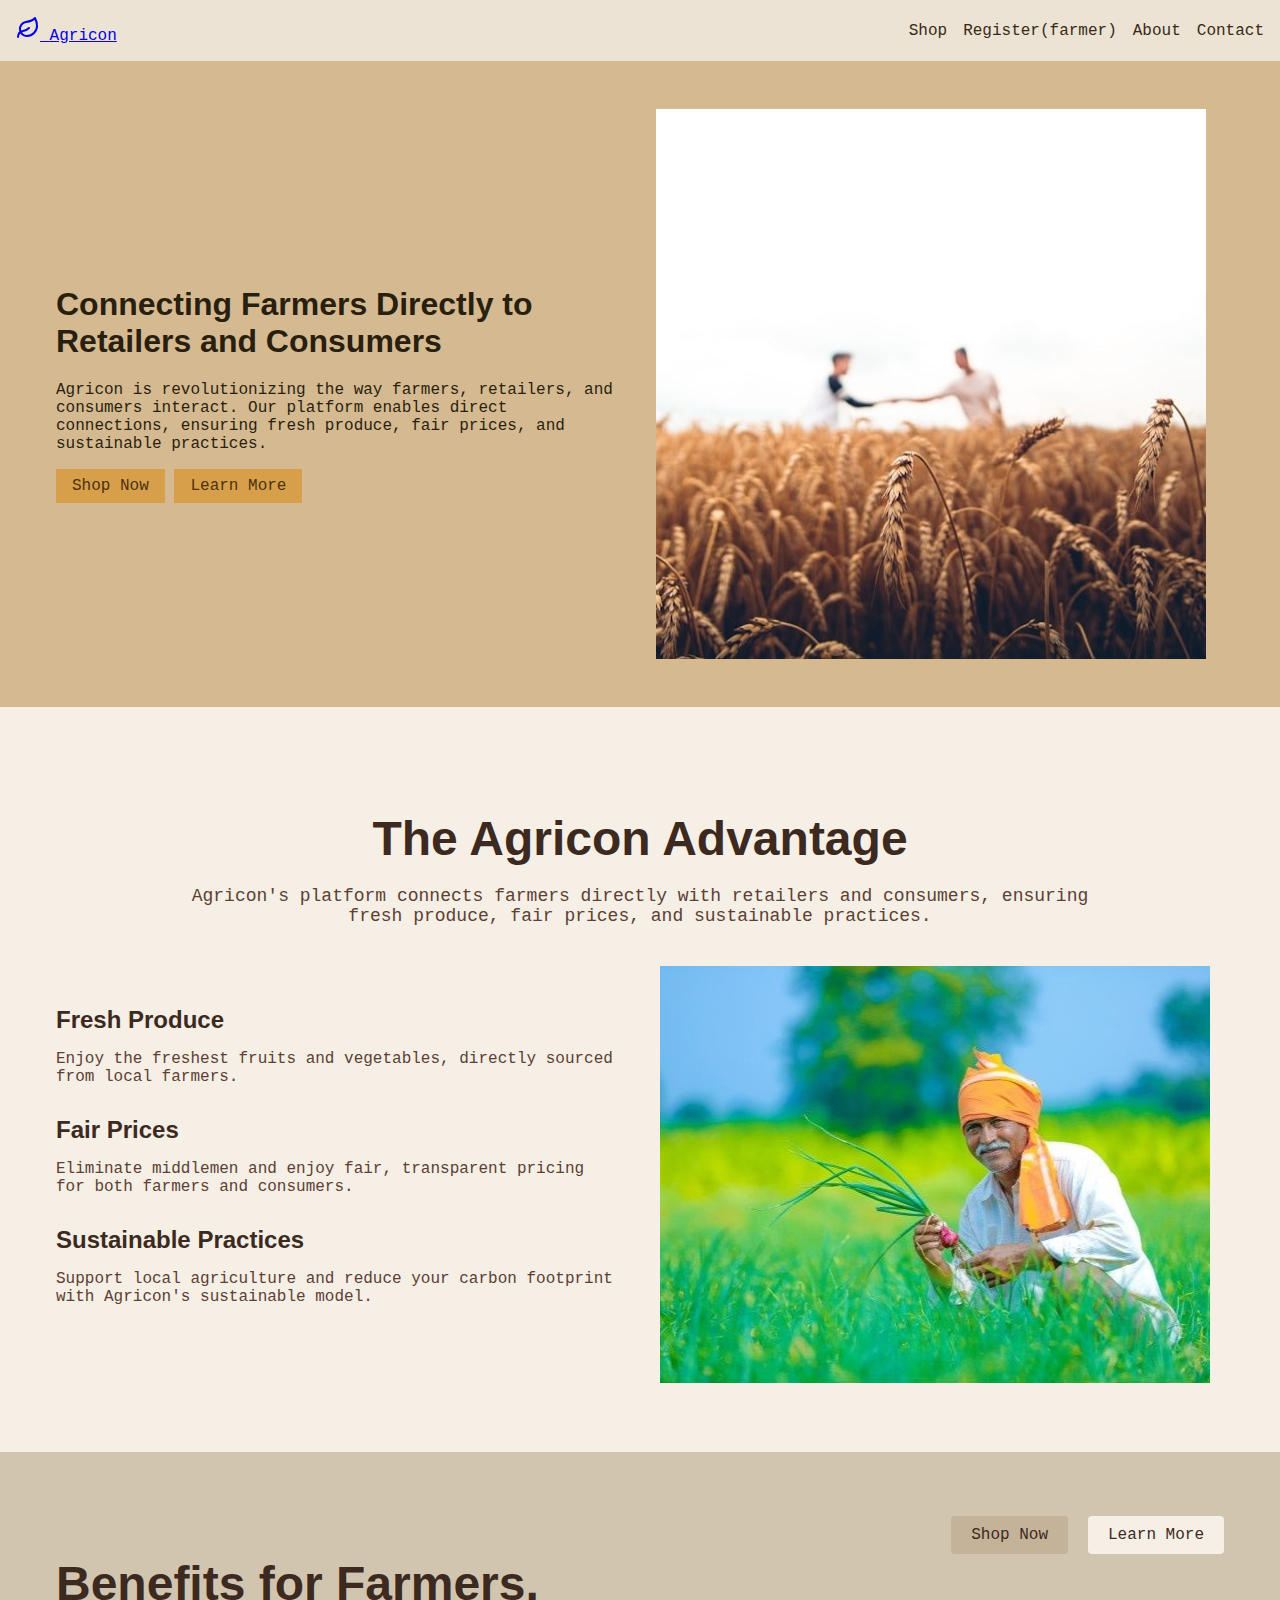
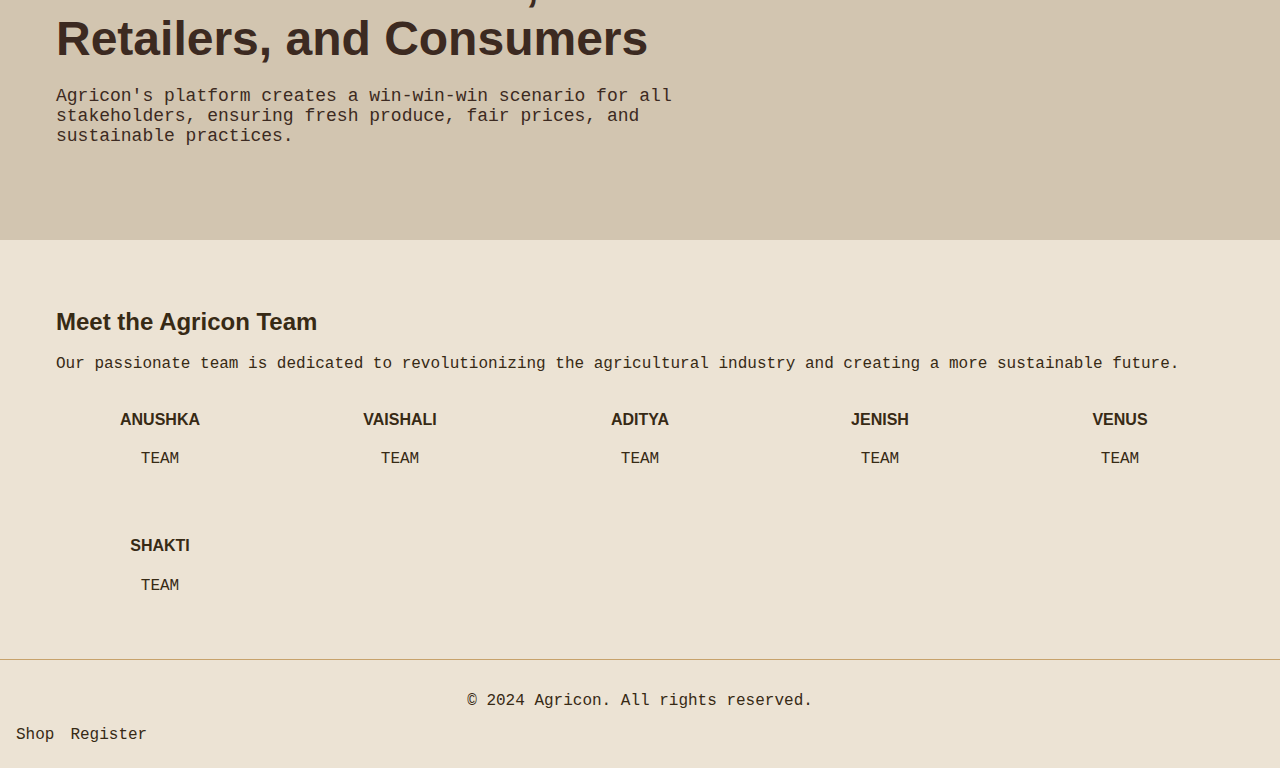
<file: index.html>
<!DOCTYPE html>
<html lang="en">
<head>
    <meta charset="UTF-8">
    <meta name="viewport" content="width=device-width, initial-scale=1.0">
    <title>Agricon</title>
    <style>
        /* Base styles */
        :root {
            --background: hsl(36, 39%, 88%);
            --foreground: hsl(36, 45%, 15%);
            --primary: hsl(36, 45%, 70%);
            --primary-foreground: hsl(36, 45%, 11%);
            --secondary: hsl(40, 35%, 77%);
            --secondary-foreground: hsl(36, 45%, 25%);
            --accent: hsl(36, 64%, 57%);
            --accent-foreground: hsl(36, 72%, 17%);
            --destructive: hsl(0, 84%, 37%);
            --destructive-foreground: hsl(0, 0%, 98%);
            --muted: hsl(36, 33%, 75%);
            --muted-foreground: hsl(36, 45%, 25%);
            --card: hsl(36, 46%, 82%);
            --card-foreground: hsl(36, 45%, 20%);
            --popover: hsl(0, 0%, 100%);
            --popover-foreground: hsl(240, 10%, 3.9%);
            --border: hsl(36, 45%, 60%);
            --input: hsl(36, 45%, 60%);
            --ring: hsl(36, 45%, 30%);
            --radius: 0rem;
        }

        * {
            box-sizing: border-box;
            border-color: var(--border);
        }

        body {
            font-family: 'Space Mono', monospace;
            background-color: var(--background);
            color: var(--foreground);
            margin: 0;
            padding: 0;
            min-height: 100vh;
            display: flex;
            flex-direction: column;
        }

        h1, h2, h3, h4, h5, h6 {
            font-family: 'DM Sans', sans-serif;
        }

        /* Layout styles */
        .container {
            width: 100%;
            max-width: 1200px;
            margin: 0 auto;
            padding: 0 1rem;
        }

        /* Header styles */
        header {
            display: flex;
            align-items: center;
            justify-content: space-between;
            padding: 1rem;
            background-color: var(--background);
        }

        nav {
            display: flex;
            gap: 1rem;
        }

        nav a {
            text-decoration: none;
            color: var(--foreground);
        }

        /* Main content styles */
        main {
            flex: 1;
        }

        section {
            padding: 3rem 0;
        }

        .hero {
            background-color: var(--primary);
            color: var(--primary-foreground);
        }

        .hero-content {
            display: grid;
            grid-template-columns: 1fr 1fr;
            gap: 2rem;
            align-items: center;
        }

        .button {
            display: inline-block;
            padding: 0.5rem 1rem;
            background-color: var(--accent);
            color: var(--accent-foreground);
            text-decoration: none;
            border-radius: var(--radius);
        }

        /* Updated Agricon Advantage styles */
        .agricon-advantage {
            background-color: #f5efe6;
            padding: 4rem 0;
        }

        .agricon-advantage h2 {
            font-size: 48px;
            color: #3c2a21;
            text-align: center;
            margin-bottom: 20px;
        }

        .agricon-advantage .subtitle {
            text-align: center;
            max-width: 900px;
            margin: 0 auto 40px;
            font-size: 18px;
            color: #5c4033;
        }

        .advantage-grid {
            display: grid;
            grid-template-columns: 1fr 1fr;
            gap: 40px;
            align-items: start;
        }

        .advantage-list {
            list-style-type: none;
            padding: 0;
        }

        .advantage-item {
            margin-bottom: 30px;
        }

        .advantage-item h3 {
            font-size: 24px;
            color: #3c2a21;
            margin-bottom: 10px;
        }

        .advantage-item p {
            color: #5c4033;
        }

        .image-placeholder {
            background-color: #e0d8c9;
            width: 100%;
            padding-bottom: 100%; /* Creates a square aspect ratio */
            border-radius: 8px;
        }

        /* Benefits section styles */
        .benefits {
            background-color: #d2c5b0;
            padding: 4rem 0;
        }

        .benefits-content {
            display: flex;
            justify-content: space-between;
            align-items: flex-start;
        }

        .benefits-text {
            max-width: 60%;
        }

        .benefits h2 {
            font-size: 48px;
            color: #3c2a21;
            margin-bottom: 20px;
        }

        .benefits p {
            font-size: 18px;
            color: #3c2a21;
            margin-bottom: 30px;
        }

        .benefits-buttons {
            display: flex;
            gap: 20px;
        }

        .benefits-button {
            padding: 10px 20px;
            font-size: 16px;
            text-decoration: none;
            border-radius: 4px;
        }

        .benefits-button.primary {
            background-color: #c4b299;
            color: #3c2a21;
        }

        .benefits-button.secondary {
            background-color: #f5efe6;
            color: #3c2a21;
        }

        /* Team styles */
        .team-grid {
            display: grid;
            grid-template-columns: repeat(auto-fit, minmax(200px, 1fr));
            gap: 2rem;
        }

        .team-member {
            text-align: center;
        }

        .team-member img {
            border-radius: 50%;
            width: 80px;
            height: 80px;
            object-fit: cover;
        }

        /* Footer styles */
        footer {
            background-color: var(--background);
            padding: 1rem;
            text-align: center;
            border-top: 1px solid var(--border);
        }

        /* Responsive styles */
        @media (max-width: 768px) {
            .hero-content,
            .advantage-grid,
            .benefits-content {
                grid-template-columns: 1fr;
            }

            .agricon-advantage h2,
            .benefits h2 {
                font-size: 36px;
            }

            .agricon-advantage .subtitle,
            .benefits p {
                font-size: 16px;
            }

            .benefits-text {
                max-width: 100%;
            }

            .benefits-buttons {
                flex-direction: column;
            }

            .team-grid {
                grid-template-columns: repeat(auto-fit, minmax(150px, 1fr));
            }
        }
    </style>
</head>
<body>
    <header>
        <a href="#" class="logo">
            <svg xmlns="http://www.w3.org/2000/svg" width="24" height="24" viewBox="0 0 24 24" fill="none" stroke="currentColor" stroke-width="2" stroke-linecap="round" stroke-linejoin="round">
                <path d="M11 20A7 7 0 0 1 9.8 6.1C15.5 5 17 4.48 19 2c1 2 2 4.18 2 8 0 5.5-4.78 10-10 10Z" />
                <path d="M2 21c0-3 1.85-5.36 5.08-6C9.5 14.52 12 13 13 12" />
            </svg>
            <span>Agricon</span>
        </a>
        <nav>
            <a href="https://shaktisingh4140.wixsite.com/agricon">Shop</a>
            <a href="registration.html">Register(farmer)</a>
            <a href="learnmore.html">About</a>
            <a href="#">Contact</a>
        </nav>
    </header>

    <main>
        <section class="hero">
            <div class="container">
                <div class="hero-content">
                    <div>
                        <h1>Connecting Farmers Directly to Retailers and Consumers</h1>
                        <p>Agricon is revolutionizing the way farmers, retailers, and consumers interact. Our platform enables direct connections, ensuring fresh produce, fair prices, and sustainable practices.</p>
                        <a href="https://shaktisingh4140.wixsite.com/agricon" class="button">Shop Now</a>
                        <a href="learnmore.html" class="button">Learn More</a>
                    </div>
                    <img src="photo-1500937386664-56d1dfef3854.jpg" alt="Hero" width="550" height="550">
                </div>
            </div>
        </section>

        <section class="agricon-advantage">
            <div class="container">
                <h2>The Agricon Advantage</h2>
                <p class="subtitle">
                    Agricon's platform connects farmers directly with retailers and consumers, ensuring fresh
                    produce, fair prices, and sustainable practices.
                </p>
                <div class="advantage-grid">
                    <ul class="advantage-list">
                        <li class="advantage-item">
                            <h3>Fresh Produce</h3>
                            <p>
                                Enjoy the freshest fruits and vegetables, directly sourced from local farmers.
                            </p>
                        </li>
                        <li class="advantage-item">
                            <h3>Fair Prices</h3>
                            <p>
                                Eliminate middlemen and enjoy fair, transparent pricing for both farmers and consumers.
                            </p>
                        </li>
                        <li class="advantage-item">
                            <h3>Sustainable Practices</h3>
                            <p>
                                Support local agriculture and reduce your carbon footprint with Agricon's sustainable model.
                            </p>
                        </li>
                    </ul>
                    <div <!-- Replace the following div with an img tag -->
            <img src="Premium Photo _ Indian farmer at field.jpg" alt="Agricon Advantage Illustration" class="advantage-image">
                </div>
            </div>
        </section>

        <section class="benefits">
            <div class="container">
                <div class="benefits-content">
                    <div class="benefits-text">
                        <h2>Benefits for Farmers, Retailers, and Consumers</h2>
                        <p>
                            Agricon's platform creates a win-win-win scenario for all stakeholders, ensuring fresh produce, fair prices, and sustainable practices.
                        </p>
                    </div>
                    <div class="benefits-buttons">
                        <a href="https://shaktisingh4140.wixsite.com/agricon" class="benefits-button primary">Shop Now</a>
                        <a href="learnmore.html" class="benefits-button secondary">Learn More</a>
                    </div>
                </div>
            </div>
        </section>

        <section class="team">
            <div class="container">
                <h2>Meet the Agricon Team</h2>
                <p>Our passionate team is dedicated to revolutionizing the agricultural industry and creating a more sustainable future.</p>
                <div class="team-grid">
                    <div class="team-member">
                        
                        <h4>ANUSHKA</h4>
                        <p>TEAM</p>
                    </div>
                    <div class="team-member">
                        
                        <h4>VAISHALI</h4>
                        <p>TEAM</p>
                    </div>
                    <div class="team-member">
                        
                        <h4>ADITYA</h4>
                        <p>TEAM</p>
                    </div>
                    <div class="team-member">
                        
                        <h4>JENISH</h4>
                        <p>TEAM</p>
                    </div>
                    <div class="team-member">
                        
                        <h4>VENUS</h4>
                        <p>TEAM</p>
                    </div>
                    <div class="team-member">
                        
                        <h4>SHAKTI</h4>
                        <p>TEAM</p>
                    </div>
                </div>
            </div>
        </section>
    </main>

    <footer>
        <p>&copy; 2024 Agricon. All rights reserved.</p>
        <nav>
            <a href="#">Shop</a>
            <a href="#">Register</a>
        </nav>
    </footer>
</body>
</html>
</file>
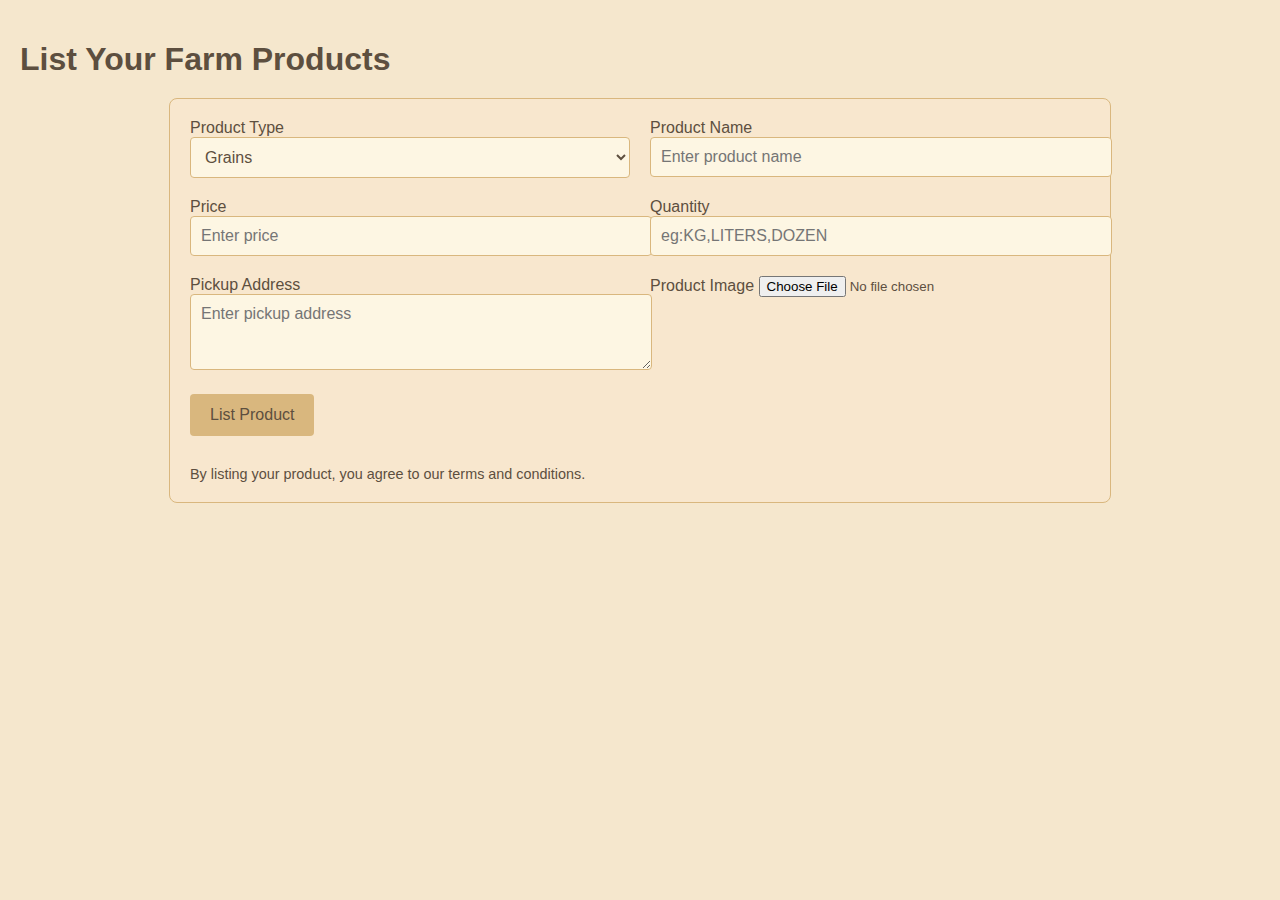
<file: dashboard.html>
<!DOCTYPE html>
<html lang="en">
<head>
    <meta charset="UTF-8">
    <meta name="viewport" content="width=device-width, initial-scale=1.0">
    <title>List Your Farm Products</title>
    <style>
        body {
            font-family: 'DM Sans', sans-serif;
            background-color: #f5e7cd;
            color: #5d4f3f;
            margin: 0;
            padding: 20px;
        }

        h1 {
            font-size: 2em;
            margin-bottom: 20px;
        }

        form {
            display: grid;
            grid-template-columns: 1fr 1fr;
            gap: 20px;
            max-width: 900px;
            margin: 0 auto;
            padding: 20px;
            background-color: #f8e7ce;
            border-radius: 8px;
            border: 1px solid #d9b77e;
        }

        label {
            font-size: 1em;
            margin-bottom: 5px;
        }

        input[type="text"],
        input[type="number"],
        textarea,
        select {
            width: 100%;
            padding: 10px;
            border: 1px solid #d9b77e;
            border-radius: 4px;
            font-family: inherit;
            font-size: 1em;
            background-color: #fdf6e3;
            color: #5d4f3f;
        }

        textarea {
            resize: vertical;
        }

        input[type="file"] {
            font-family: inherit;
        }

        .full-width {
            grid-column: 1 / 3;
        }

        button {
            padding: 12px 20px;
            font-size: 1em;
            background-color: #d9b77e;
            color: #5d4f3f;
            border: none;
            border-radius: 4px;
            cursor: pointer;
        }

        button:hover {
            background-color: #c2a168;
        }

        .terms {
            font-size: 0.9em;
            margin-top: 10px;
        }
    </style>
</head>
<body>
    <h1>List Your Farm Products</h1>
    <form action="#" method="POST">
        <div>
            <label for="product-type">Product Type</label>
            <select id="product-type" name="product-type" required>
                <option value="Grains">Grains</option>
                <option value="Vegetables">Vegetables</option>
                <option value="Eggs">Eggs</option>
                <option value="Honey">Honey</option>
                <option value="Oil">Oil</option>
            </select>
        </div>

        <div>
            <label for="product-name">Product Name</label>
            <input type="text" id="product-name" name="product-name" placeholder="Enter product name" required>
        </div>

        <div>
            <label for="price">Price</label>
            <input type="text" id="price" name="price" placeholder="Enter price" required>
        </div>

        <div>
            <label for="quantity">Quantity</label>
            <input type="text" id="quantity" name="quantity" placeholder="eg:KG,LITERS,DOZEN" required>
        </div>

        <div>
            <label for="pickup-address">Pickup Address</label>
            <textarea id="pickup-address" name="pickup-address" rows="3" placeholder="Enter pickup address" required></textarea>
        </div>

        <div>
            <label for="product-image">Product Image</label>
            <input type="file" id="product-image" name="product-image" accept="image/*" required>
        </div>

        <div class="full-width">
            <button type="submit">List Product</button>
        </div>

        <div class="terms full-width">
            By listing your product, you agree to our terms and conditions.
        </div>
    </form>
</body>
</html>
</file>
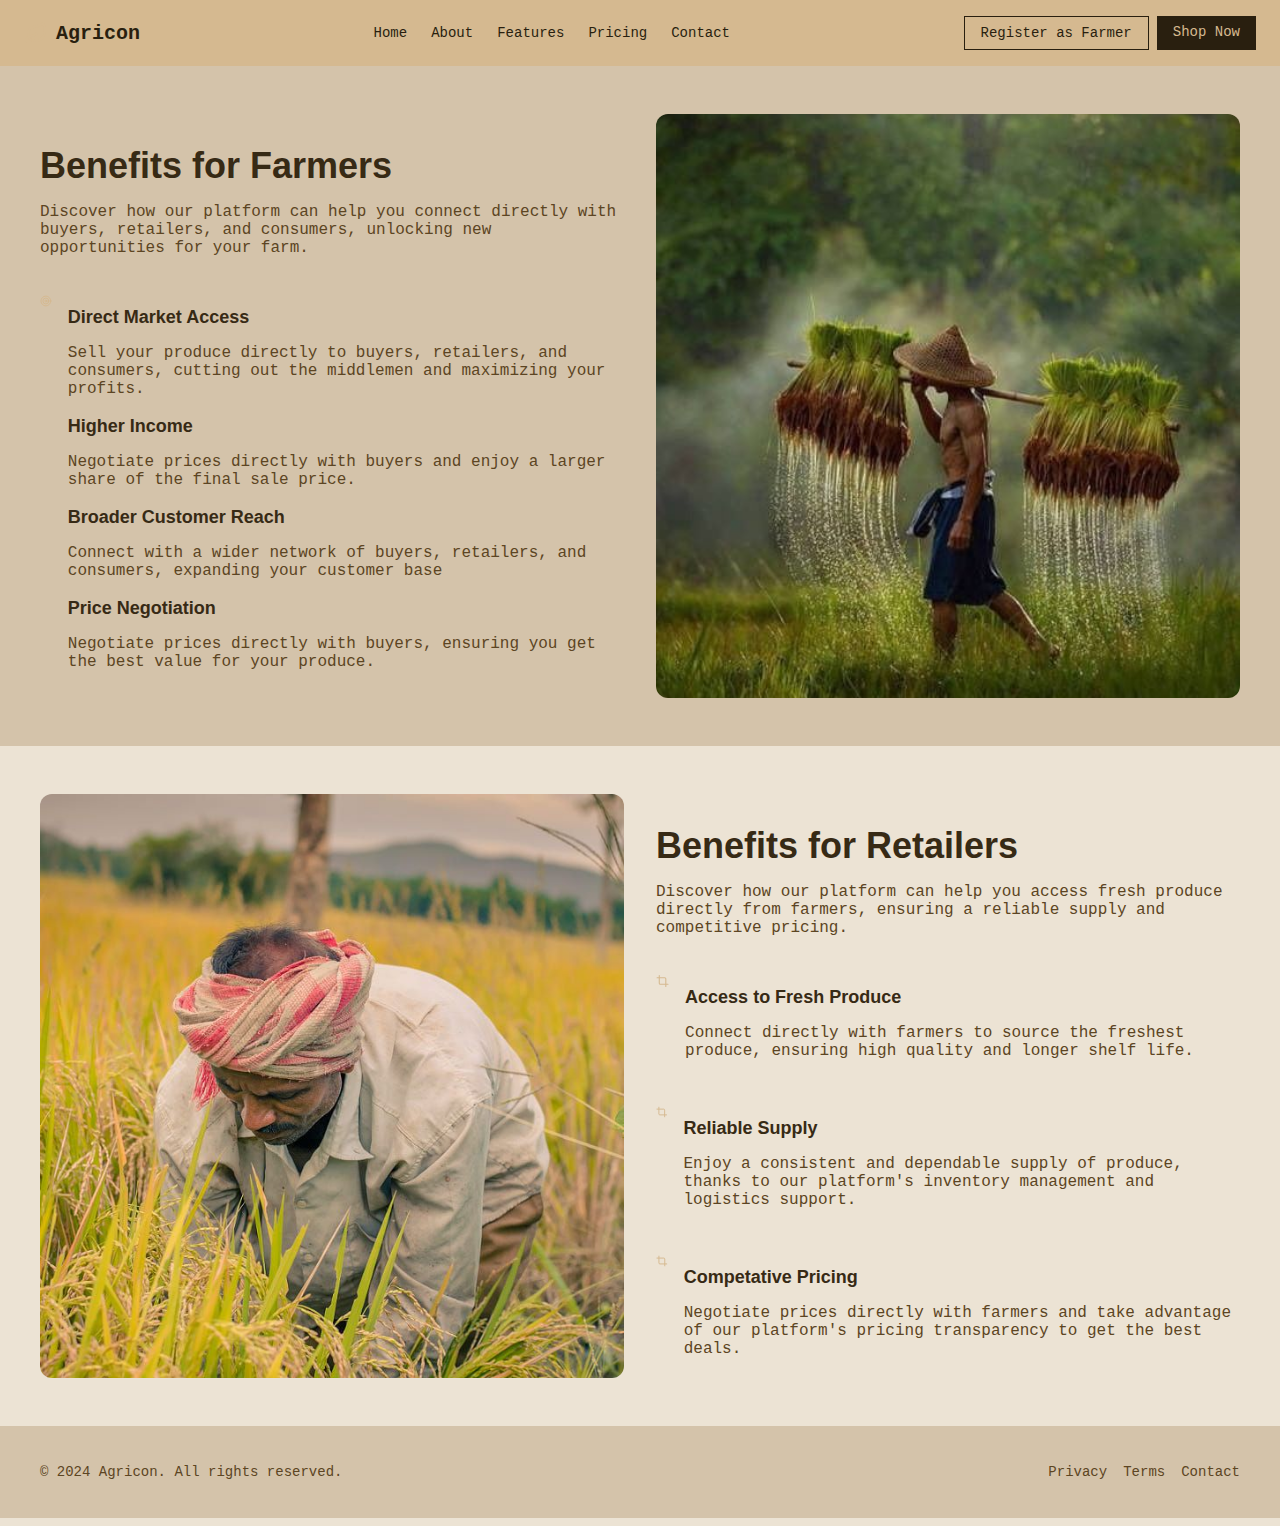
<file: learnmore.html>
<!DOCTYPE html>
<html lang="en">
<head>
    <meta charset="UTF-8">
    <meta name="viewport" content="width=device-width, initial-scale=1.0">
    <title>Agricon Learn More</title>
    <style>
        /* CSS styles */
        :root {
            --background: hsl(36, 39%, 88%);
            --foreground: hsl(36, 45%, 15%);
            --primary: hsl(36, 45%, 70%);
            --primary-foreground: hsl(36, 45%, 11%);
            --secondary: hsl(40, 35%, 77%);
            --secondary-foreground: hsl(36, 45%, 25%);
            --accent: hsl(36, 64%, 57%);
            --accent-foreground: hsl(36, 72%, 17%);
            --destructive: hsl(0, 84%, 37%);
            --destructive-foreground: hsl(0, 0%, 98%);
            --muted: hsl(36, 33%, 75%);
            --muted-foreground: hsl(36, 45%, 25%);
            --card: hsl(36, 46%, 82%);
            --card-foreground: hsl(36, 45%, 20%);
            --popover: hsl(0, 0%, 100%);
            --popover-foreground: hsl(240, 10%, 3.9%);
            --border: hsl(36, 45%, 60%);
            --input: hsl(36, 45%, 60%);
            --ring: hsl(36, 45%, 30%);
            --radius: 0rem;
        }

        body {
            font-family: 'Space Mono', monospace;
            background-color: var(--background);
            color: var(--foreground);
            margin: 0;
            padding: 0;
        }

        h1, h2, h3, h4, h5, h6 {
            font-family: 'DM Sans', sans-serif;
        }

        .container {
            max-width: 1200px;
            margin: 0 auto;
            padding: 0 1rem;
        }

        /* Header styles */
        header {
            background-color: var(--primary);
            color: var(--primary-foreground);
            padding: 1rem 1.5rem;
            display: flex;
            justify-content: space-between;
            align-items: center;
        }

        .logo {
            display: flex;
            align-items: center;
            gap: 0.5rem;
            font-weight: 600;
            font-size: 1.25rem;
            text-decoration: none;
            color: inherit;
        }

        nav {
            display: none;
        }

        @media (min-width: 768px) {
            nav {
                display: flex;
                gap: 1.5rem;
            }
        }

        nav a {
            color: inherit;
            text-decoration: none;
            font-size: 0.875rem;
            font-weight: 500;
        }

        nav a:hover {
            text-decoration: underline;
        }

        .header-buttons {
            display: flex;
            gap: 0.5rem;
        }

        .button {
            padding: 0.5rem 1rem;
            border-radius: var(--radius);
            font-size: 0.875rem;
            font-weight: 500;
            text-decoration: none;
            cursor: pointer;
        }

        .button-outline {
            background-color: transparent;
            border: 1px solid var(--primary-foreground);
            color: var(--primary-foreground);
        }

        .button-primary {
            background-color: var(--primary-foreground);
            color: var(--primary);
            border: none;
        }

        /* Main content styles */
        main {
            flex: 1;
        }

        .section {
            padding: 3rem 0;
        }

        .section-muted {
            background-color: var(--muted);
        }

        .grid {
            display: grid;
            gap: 2rem;
        }

        @media (min-width: 768px) {
            .grid {
                grid-template-columns: repeat(2, 1fr);
            }
        }

        .section-title {
            font-size: 2.25rem;
            font-weight: 700;
            line-height: 1.2;
            margin-bottom: 1rem;
        }

        .section-description {
            color: var(--muted-foreground);
            margin-bottom: 2rem;
        }

        .feature-list {
            display: grid;
            gap: 1.5rem;
        }

        .feature-item {
            display: flex;
            gap: 1rem;
        }

        .feature-icon {
            width: 1.5rem;
            height: 1.5rem;
            color: var(--primary);
        }

        .feature-content h3 {
            font-size: 1.125rem;
            font-weight: 600;
            margin-bottom: 0.5rem;
        }

        .feature-content p {
            color: var(--muted-foreground);
        }

        .image-placeholder {
            width: 100%;
            aspect-ratio: 1;
            background-color: var(--muted);
            border-radius: 0.75rem;
        }

        /* Footer styles */
        footer {
            background-color: var(--muted);
            padding: 1.5rem 1rem;
            text-align: center;
        }

        @media (min-width: 768px) {
            footer .container {
                display: flex;
                justify-content: space-between;
                align-items: center;
            }
        }

        footer p {
            color: var(--muted-foreground);
            font-size: 0.875rem;
        }

        footer nav {
            display: flex;
            gap: 1rem;
            margin-top: 1rem;
        }

        @media (min-width: 768px) {
            footer nav {
                margin-top: 0;
            }
        }

        footer nav a {
            color: var(--muted-foreground);
            font-size: 0.875rem;
            text-decoration: none;
        }

        footer nav a:hover {
            text-decoration: underline;
        }
        .image-placeholder {
    width: 100%;
    height: auto;
    border-radius: 0.75rem; /* Optional: Adds rounded corners */
    object-fit: cover; /* Ensures the image covers the area without distortion */
}

    </style>
</head>
<body>
    <div class="flex flex-col min-h-screen">
        <header>
            <a href="#" class="logo">
                <svg xmlns="http://www.w3.org/2000/svg" width="24" height="24" viewBox="0 0 24 24" fill="none" stroke="currentColor" stroke-width="2" stroke-linecap="round" stroke-linejoin="round" class="feature-icon">
                    <path d="M11 20A7 7 0 0 1 9.8 6.1C15.5 5 17 4.48 19 2c1 2 2 4.18 2 8 0 5.5-4.78 10-10 10Z" />
                    <path d="M2 21c0-3 1.85-5.36 5.08-6C9.5 14.52 12 13 13 12" />
                </svg>
                <span>Agricon</span>
            </a>
            <nav>
                <a href="index.html">Home</a>
                <a href="#">About</a>
                <a href="#">Features</a>
                <a href="#">Pricing</a>
                <a href="#">Contact</a>
            </nav>
            <div class="header-buttons">
                <a href="registration.html" class="button button-outline">Register as Farmer</a>
                <a href="https://shaktisingh4140.wixsite.com/agricon" class="button button-primary">Shop Now</a>
            </div>
        </header>
        <main>
            <section class="section section-muted">
                <div class="container">
                    <div class="grid">
                        <div>
                            <h2 class="section-title">Benefits for Farmers</h2>
                            <p class="section-description">
                                Discover how our platform can help you connect directly with buyers, retailers, and consumers,
                                unlocking new opportunities for your farm.
                            </p>
                            <div class="feature-list">
                                <div class="feature-item">
                                    <svg xmlns="http://www.w3.org/2000/svg" width="24" height="24" viewBox="0 0 24 24" fill="none" stroke="currentColor" stroke-width="2" stroke-linecap="round" stroke-linejoin="round" class="feature-icon">
                                        <circle cx="12" cy="12" r="10" />
                                        <circle cx="12" cy="12" r="6" />
                                        <circle cx="12" cy="12" r="2" />
                                    </svg>
                                    <div class="feature-content">
                                        <h3>Direct Market Access</h3>
                                        <p>
                                            Sell your produce directly to buyers, retailers, and consumers, cutting out the middlemen and
                                            maximizing your profits.
                                            
                                            <h3>Higher Income</h3>
                                        
                                            <p>Negotiate prices directly with buyers and enjoy a larger share of the final sale price.</p>
                                        </p>
                                        <h3>Broader Customer Reach</h3>
                                        <p>Connect with a wider network of buyers, retailers, and consumers, expanding your customer base</p>
                                        <h3>Price Negotiation</h3>
                                        <p>Negotiate prices directly with buyers, ensuring you get the best value for your produce.</p>
                                        
                                        
                                      
                                
                                    </div>
                                </div>
                               
                                <!-- Add more feature items here -->
                            </div>
                        </div>
                         <img src="download (1).jpg" alt="Benefits for Farmers" class="image-placeholder">
                    </div>
                </div>
            </section>
            <section class="section">
                <div class="container">
                    <div class="grid">
                         <img src="Indian Farmer by Gajendra Kumar _ 500px.jpg" alt="Benefits for Retailers" class="image-placeholder">
            <div>
                        <div>
                            <h2 class="section-title">Benefits for Retailers</h2>
                            <p class="section-description">
                                Discover how our platform can help you access fresh produce directly from farmers, ensuring a reliable
                                supply and competitive pricing.
                            </p>
                            <div class="feature-list">
                                <div class="feature-item">
                                    <svg xmlns="http://www.w3.org/2000/svg" width="24" height="24" viewBox="0 0 24 24" fill="none" stroke="currentColor" stroke-width="2" stroke-linecap="round" stroke-linejoin="round" class="feature-icon">
                                        <path d="M6 2v14a2 2 0 0 0 2 2h14" />
                                        <path d="M18 22V8a2 2 0 0 0-2-2H2" />
                                    </svg>
                                    <div class="feature-content">
                                        <h3>Access to Fresh Produce</h3>
                                        <p>
                                            Connect directly with farmers to source the freshest produce, ensuring high quality and longer
                                            shelf life.
                                        </p>
                                    </div>
                                </div>
                                <div class="feature-item">
                                  <svg xmlns="http://www.w3.org/2000/svg" width="24" height="24" viewBox="0 0 24 24" fill="none" stroke="currentColor" stroke-width="2" stroke-linecap="round" stroke-linejoin="round" class="feature-icon">
                                      <path d="M6 2v14a2 2 0 0 0 2 2h14" />
                                      <path d="M18 22V8a2 2 0 0 0-2-2H2" />
                                  </svg>
                                
                                <div class="feature-content">
                                  <h3>Reliable Supply</h3>
                                  <p>
                                    Enjoy a consistent and dependable supply of produce, thanks to our platform's inventory management and logistics support.
                                  </p>
                              </div>
                          </div>
                          <div class="feature-item">
                            <svg xmlns="http://www.w3.org/2000/svg" width="24" height="24" viewBox="0 0 24 24" fill="none" stroke="currentColor" stroke-width="2" stroke-linecap="round" stroke-linejoin="round" class="feature-icon">
                                <path d="M6 2v14a2 2 0 0 0 2 2h14" />
                                <path d="M18 22V8a2 2 0 0 0-2-2H2" />
                            </svg>
                          <div class="feature-content">
                            <h3>Competative Pricing</h3>
                            <p>
                              Negotiate prices directly with farmers and take advantage of our platform's pricing transparency to get the best deals. 
                            </p>
                        </div>
                    </div>
                                <!-- Add more feature items here -->
                            </div>
                        </div>
                    </div>
                </div>
            </section>
        </main>
        <footer>
            <div class="container">
                <p>&copy; 2024 Agricon. All rights reserved.</p>
                <nav>
                    <a href="#">Privacy</a>
                    <a href="#">Terms</a>
                    <a href="#">Contact</a>
                </nav>
            </div>
        </footer>
    </div>
</body>
</html>
</file>
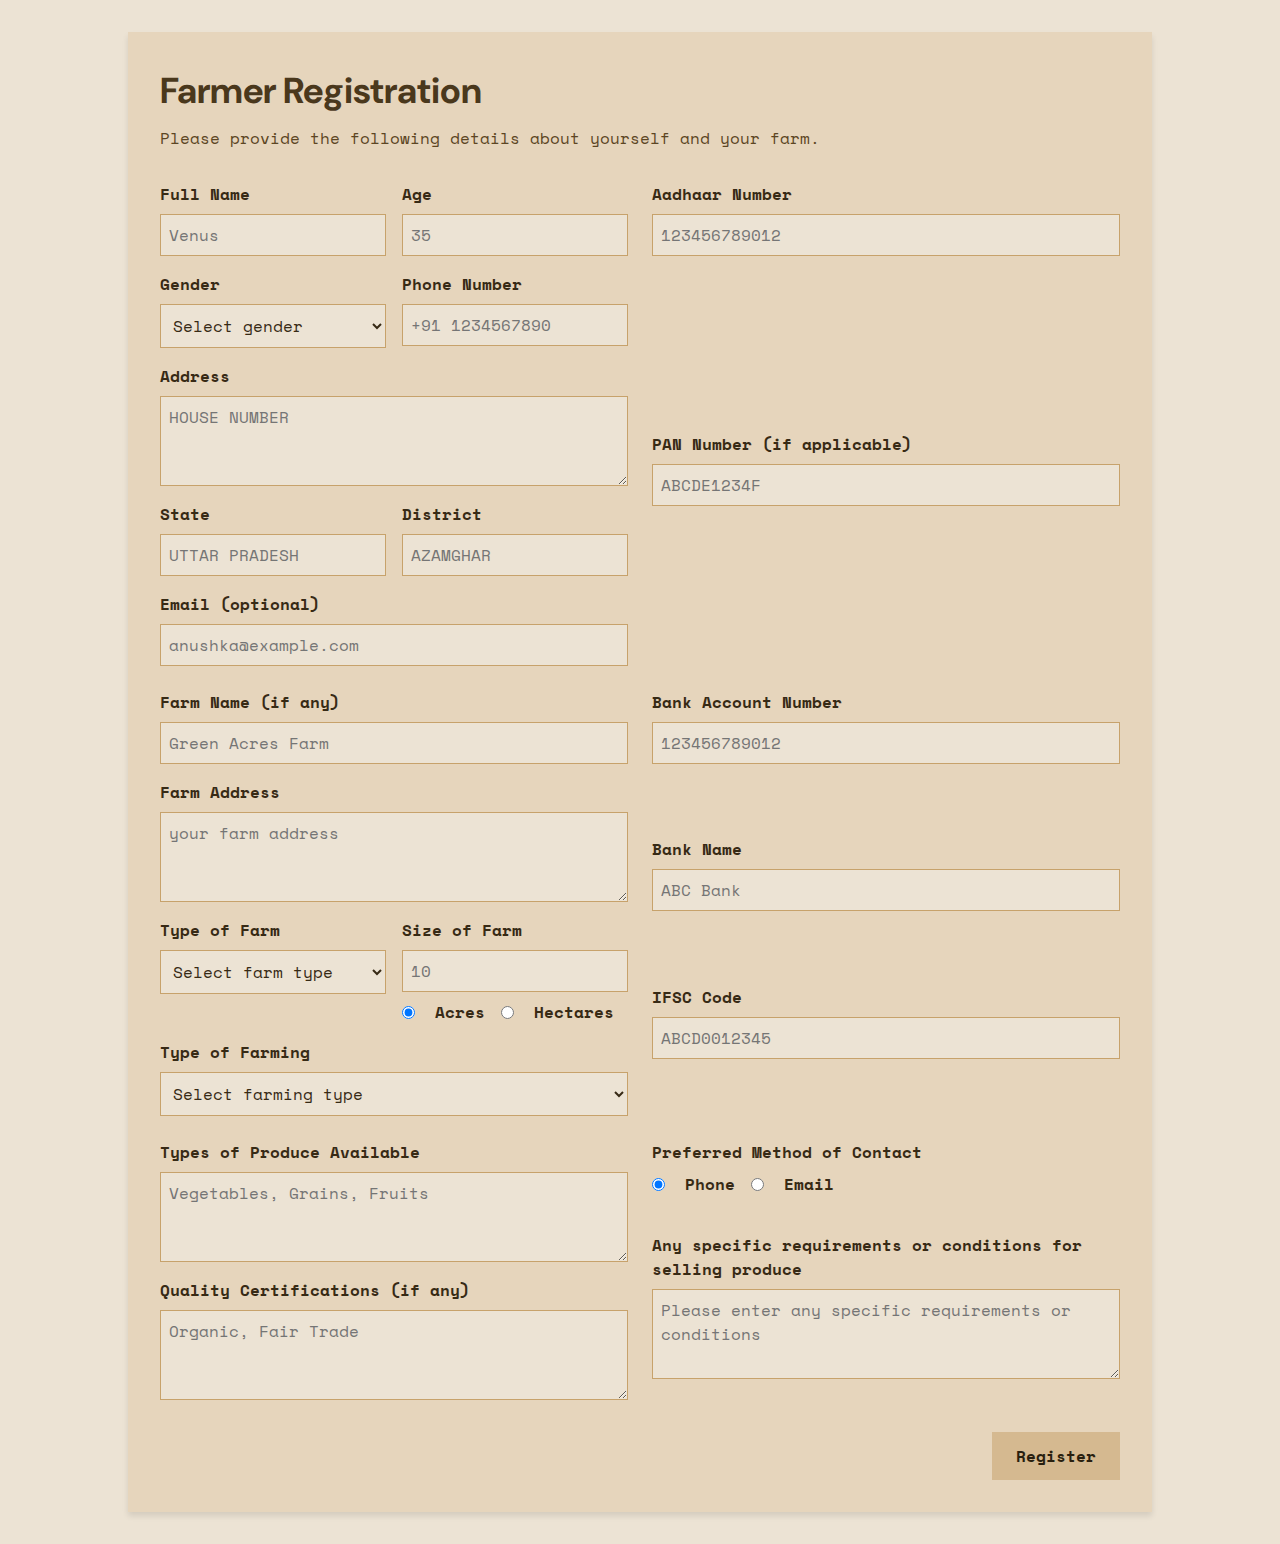
<file: registration.html>
<!DOCTYPE html>
<html lang="en">
<head>
    <meta charset="UTF-8">
    <meta name="viewport" content="width=device-width, initial-scale=1.0">
    <title>Farmer Registration</title>
    <link href="https://fonts.googleapis.com/css2?family=DM+Sans:wght@400;700&family=Space+Mono&display=swap" rel="stylesheet">
    <link rel="stylesheet" href="registration.css">
</head>
<body>
    <div class="card">
        <div class="card-header">
            <h1 class="card-title">Farmer Registration</h1>
            <p class="card-description">Please provide the following details about yourself and your farm.</p>
        </div>
        <div class="card-content">
            <form id="farmerRegistrationForm" class="form-grid">
                <div class="grid-col">
                    <div class="grid-row">
                        <div class="form-group">
                            <label for="fullName">Full Name</label>
                            <input id="fullName" placeholder="Venus">
                        </div>
                        <div class="form-group">
                            <label for="age">Age</label>
                            <input id="age" type="number" placeholder="35">
                        </div>
                    </div>
                    <div class="grid-row">
                        <div class="form-group">
                            <label for="gender">Gender</label>
                            <select id="gender">
                                <option value="" disabled selected>Select gender</option>
                                <option value="male">Male</option>
                                <option value="female">Female</option>
                                <option value="other">Other</option>
                            </select>
                        </div>
                        <div class="form-group">
                            <label for="phone">Phone Number</label>
                            <input id="phone" type="tel" placeholder="+91 1234567890">
                        </div>
                    </div>
                    <div class="form-group">
                        <label for="address">Address</label>
                        <textarea id="address" rows="3" placeholder="HOUSE NUMBER"></textarea>
                    </div>
                    <div class="grid-row">
                        <div class="form-group">
                            <label for="state">State</label>
                            <input id="state" placeholder="UTTAR PRADESH">
                        </div>
                        <div class="form-group">
                            <label for="district">District</label>
                            <input id="district" placeholder="AZAMGHAR">
                        </div>
                    </div>
                    <div class="form-group">
                        <label for="email">Email (optional)</label>
                        <input id="email" type="email" placeholder="anushka@example.com">
                    </div>
                </div>
                <div class="grid-col">
                    <div class="form-group">
                        <label for="aadhaar">Aadhaar Number</label>
                        <input id="aadhaar" placeholder="123456789012">
                    </div>
                    <div class="form-group">
                        <label for="pan">PAN Number (if applicable)</label>
                        <input id="pan" placeholder="ABCDE1234F">
                    </div>
                </div>
                <div class="grid-col">
                    <div class="form-group">
                        <label for="farmName">Farm Name (if any)</label>
                        <input id="farmName" placeholder="Green Acres Farm">
                    </div>
                    <div class="form-group">
                        <label for="farmAddress">Farm Address</label>
                        <textarea id="farmAddress" rows="3" placeholder="your farm address"></textarea>
                    </div>
                    <div class="grid-row">
                        <div class="form-group">
                            <label for="farmType">Type of Farm</label>
                            <select id="farmType">
                                <option value="" disabled selected>Select farm type</option>
                                <option value="crops">Crops</option>
                                <option value="livestock">Livestock</option>
                                <option value="mixed">Mixed</option>
                            </select>
                        </div>
                        <div class="form-group">
                            <label for="farmSize">Size of Farm</label>
                            <input id="farmSize" type="number" placeholder="10">
                            <div class="radio-group">
                                <input type="radio" id="farmSizeUnit-acres" name="farmSizeUnit" value="acres" checked>
                                <label for="farmSizeUnit-acres">Acres</label>
                                <input type="radio" id="farmSizeUnit-hectares" name="farmSizeUnit" value="hectares">
                                <label for="farmSizeUnit-hectares">Hectares</label>
                            </div>
                        </div>
                    </div>
                    <div class="form-group">
                        <label for="farmingType">Type of Farming</label>
                        <select id="farmingType">
                            <option value="" disabled selected>Select farming type</option>
                            <option value="organic">Organic</option>
                            <option value="conventional">Conventional</option>
                        </select>
                    </div>
                </div>
                <div class="grid-col">
                    <div class="form-group">
                        <label for="bankAccount">Bank Account Number</label>
                        <input id="bankAccount" placeholder="123456789012">
                    </div>
                    <div class="form-group">
                        <label for="bankName">Bank Name</label>
                        <input id="bankName" placeholder="ABC Bank">
                    </div>
                    <div class="form-group">
                        <label for="ifscCode">IFSC Code</label>
                        <input id="ifscCode" placeholder="ABCD0012345">
                    </div>
                </div>
                <div class="grid-col">
                    <div class="form-group">
                        <label for="produce">Types of Produce Available</label>
                        <textarea id="produce" rows="3" placeholder="Vegetables, Grains, Fruits"></textarea>
                    </div>
                    <div class="form-group">
                        <label for="certifications">Quality Certifications (if any)</label>
                        <textarea id="certifications" rows="3" placeholder="Organic, Fair Trade"></textarea>
                    </div>
                </div>
                <div class="grid-col">
                    <div class="form-group">
                        <label>Preferred Method of Contact</label>
                        <div class="radio-group">
                            <input type="radio" id="contactPreference-phone" name="contactPreference" value="phone" checked>
                            <label for="contactPreference-phone">Phone</label>
                            <input type="radio" id="contactPreference-email" name="contactPreference" value="email">
                            <label for="contactPreference-email">Email</label>
                        </div>
                    </div>
                    <div class="form-group">
                        <label for="requirements">Any specific requirements or conditions for selling produce</label>
                        <textarea id="requirements" rows="3" placeholder="Please enter any specific requirements or conditions"></textarea>
                    </div>
                </div>
            </form>
        </div>
        <div class="card-footer">
            <button type="button" onclick="window.location.href='info.html';">Register</button>

        </div>
    </div>
    <script src="script.js"></script>
</body>
</html>
</file>
<file: registration.css>
:root {
  --background: hsl(36, 39%, 88%);
  --foreground: hsl(36, 45%, 15%);
  --primary: hsl(36, 45%, 70%);
  --primary-foreground: hsl(36, 45%, 11%);
  --secondary: hsl(40, 35%, 77%);
  --secondary-foreground: hsl(36, 45%, 25%);
  --accent: hsl(36, 64%, 57%);
  --accent-foreground: hsl(36, 72%, 17%);
  --destructive: hsl(0, 84%, 37%);
  --destructive-foreground: hsl(0, 0%, 98%);
  --muted: hsl(36, 33%, 75%);
  --muted-foreground: hsl(36, 45%, 25%);
  --card: hsl(36, 46%, 82%);
  --card-foreground: hsl(36, 45%, 20%);
  --popover: hsl(0, 0%, 100%);
  --popover-foreground: hsl(240, 10%, 3.9%);
  --border: hsl(36, 45%, 60%);
  --input: hsl(36, 45%, 60%);
  --ring: hsl(36, 45%, 30%);
  --radius: 0rem;
}

* {
  box-sizing: border-box;
  margin: 0;
  padding: 0;
}

body {
  font-family: 'Space Mono', monospace;
  background-color: var(--background);
  color: var(--foreground);
  line-height: 1.5;
}

h1, h2, h3, h4, h5, h6 {
  font-family: 'DM Sans', sans-serif;
}

.card {
  background-color: var(--card);
  border-radius: var(--radius);
  box-shadow: 0 4px 6px rgba(0, 0, 0, 0.1);
  margin: 2rem auto;
  max-width: 64rem;
  padding: 2rem;
}

.card-header {
  margin-bottom: 2rem;
}

.card-title {
  color: var(--card-foreground);
  font-size: 2.25rem;
  font-weight: bold;
  margin-bottom: 0.5rem;
}

.card-description {
  color: var(--muted-foreground);
}

.form-grid {
  display: grid;
  gap: 1.5rem;
}

@media (min-width: 768px) {
  .form-grid {
      grid-template-columns: repeat(2, 1fr);
  }
}

.grid-col {
  display: grid;
  gap: 1rem;
}

.grid-row {
  display: grid;
  gap: 1rem;
  grid-template-columns: repeat(2, 1fr);
}

.form-group {
  display: flex;
  flex-direction: column;
  gap: 0.5rem;
}

label {
  color: var(--foreground);
  font-weight: bold;
}

input, select, textarea {
  background-color: var(--background);
  border: 1px solid var(--border);
  border-radius: var(--radius);
  color: var(--foreground);
  font-family: inherit;
  font-size: 1rem;
  padding: 0.5rem;
  width: 100%;
}

input:focus, select:focus, textarea:focus {
  outline: 2px solid var(--ring);
  outline-offset: 2px;
}

.radio-group {
  display: flex;
  gap: 1rem;
  align-items: center;
}

.radio-group input[type="radio"] {
  width: auto;
  margin-right: 0.25rem;
}

.card-footer {
  margin-top: 2rem;
  text-align: right;
}

button {
  background-color: var(--primary);
  border: none;
  border-radius: var(--radius);
  color: var(--primary-foreground);
  cursor: pointer;
  font-family: inherit;
  font-size: 1rem;
  font-weight: bold;
  padding: 0.75rem 1.5rem;
  transition: background-color 0.2s ease-in-out;
}

button:hover {
  background-color: var(--accent);
}
</file>
